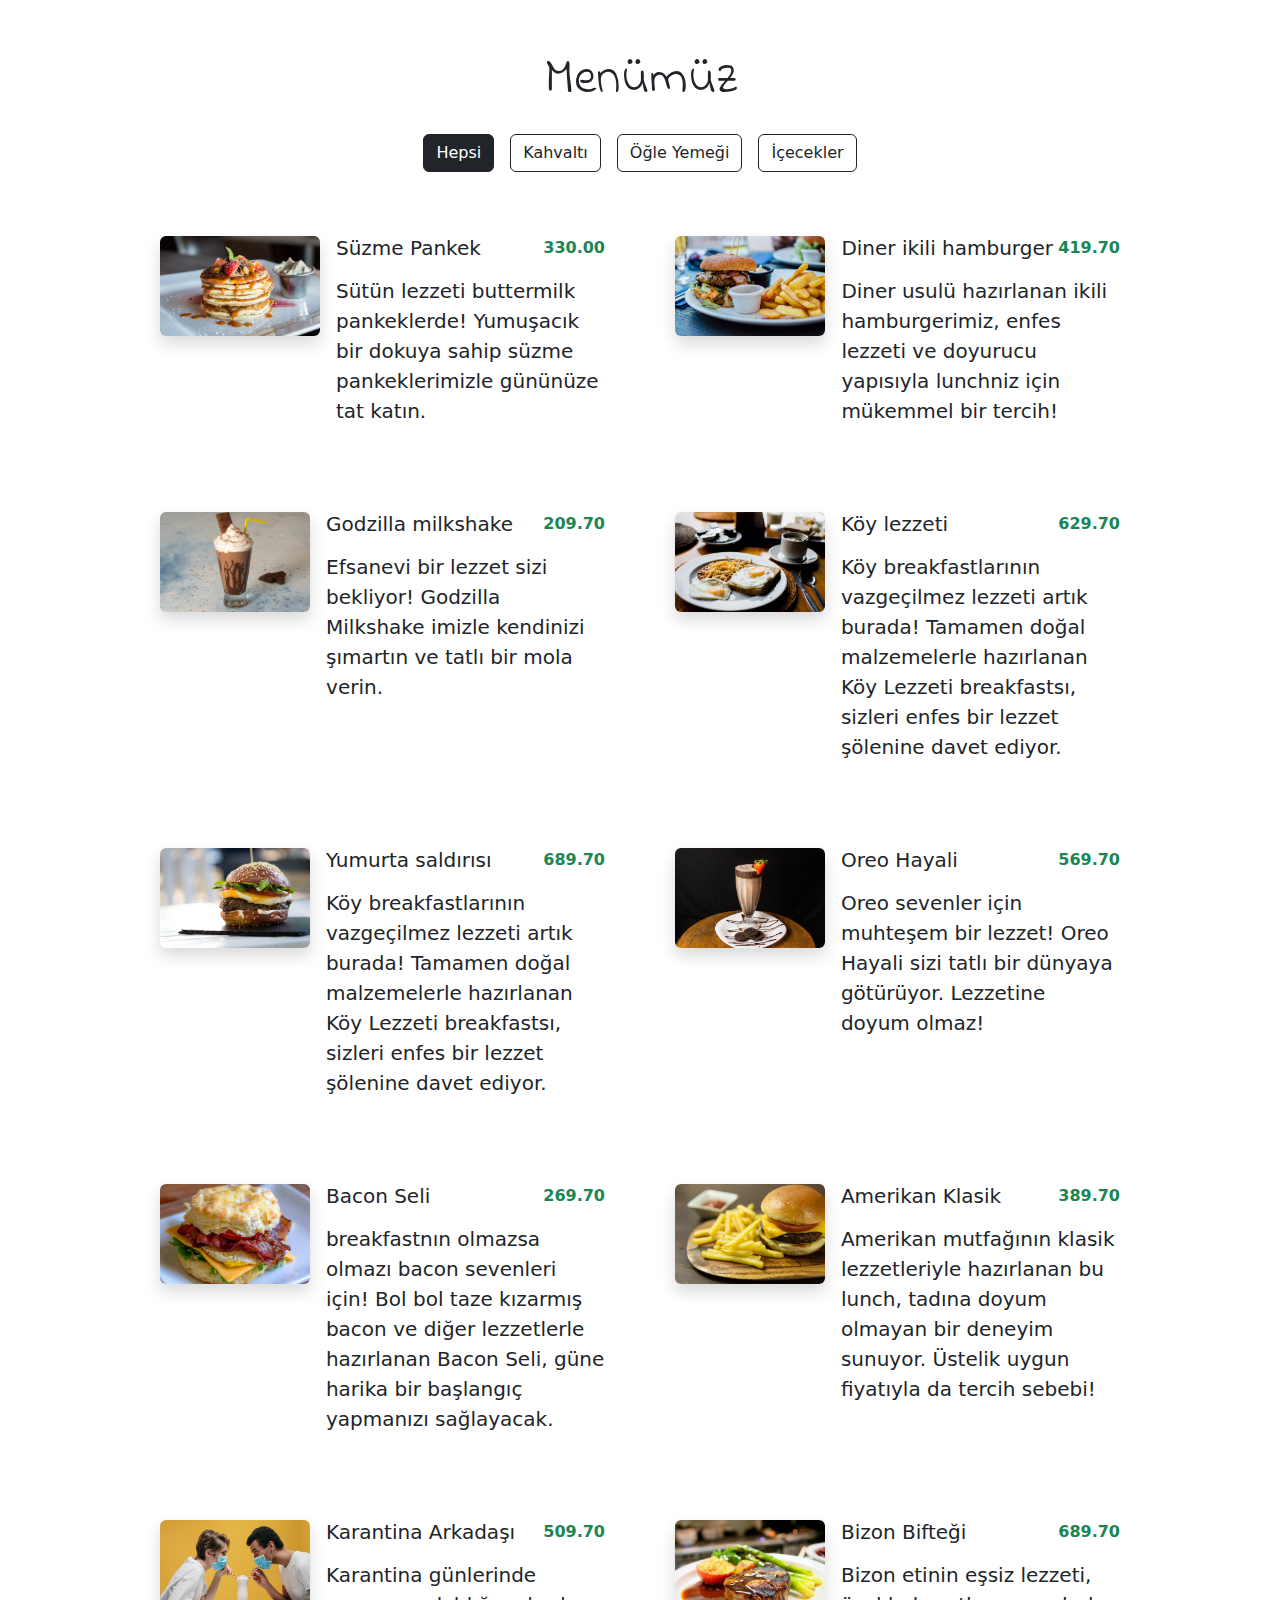
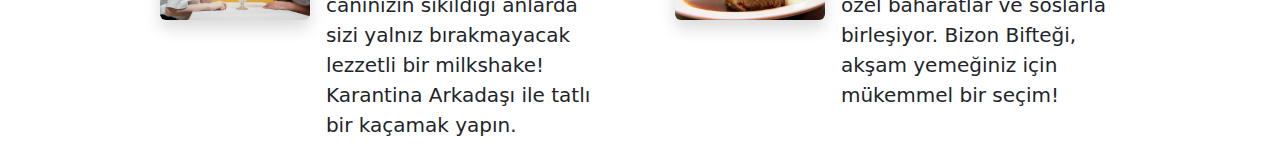
<file: index.html>
<!DOCTYPE html>
<html lang="en">
  <head>
    <meta charset="UTF-8" />
    <meta name="viewport" content="width=device-width, initial-scale=1.0" />
    <title>QR Menu</title>
    <link
      rel="stylesheet"
      href="https://cdnjs.cloudflare.com/ajax/libs/bootstrap/5.3.2/css/bootstrap.min.css"
    />
    <link rel="stylesheet" href="style.css" />
  </head>
  <body>
    <!-- başlık -->
    <h1 class="heading">Menümüz</h1>

    <!-- butonlar -->
    <div id="buttons" class="d-flex justify-content-center gap-3 my-4">
      <!-- <button data-id="all" class="btn btn-outline-dark">Hepsi</button>
      <button data-id="breakfast" class="btn btn-outline-dark">Kahvaltı</button>
      <button data-id="lunch" class="btn btn-outline-dark">Öğle Yemeği</button>
      <button data-id="shakes" class="btn btn-outline-dark">İçecekler</button> -->
    </div>

    <!-- menü listesi -->
    <div id="menu-list">
      <!-- <a
        id="card"
        href="#"
        class="d-flex flex-column flex-md-row text-decoration-none text-dark gap-3"
      >
        <img class="rounded shadow img-fluid" src="images/item-1.jpeg" />

        <div>
          <div class="d-flex justify-content-between">
            <h5>Süzme Pankek</h5>
            <p class="text-success fw-bold">330.00₺</p>
          </div>
          <p class="lead">
            Sütün lezzeti buttermilk pankeklerde! Yumuşacık bir dokuya sahip
            süzme pankeklerimizle gününüze tat katın.
          </p>
        </div>
      </a> -->
    </div>

    <!--  js bağlama -->
    <script type="module" src="main.js"></script>
  </body>
</html>
</file>
<file: style.css>
@import url("https://fonts.googleapis.com/css2?family=Indie+Flower&family=Poppins:wght@100;200;300;400;500;600;700;800;900&display=swap");

body {
  font: "poppins";
}

.heading {
  font-family: "indie flower";
  text-align: center;
  margin-top: 50px;
  font-size: 50px;
}

#menu-list {
  display: grid;
  padding: 40px 160px 0;
  justify-content: center;
  grid-template-columns: repeat(auto-fit, minmax(400px, 1fr));
  gap: 70px;
}

#card img {
  width: 160px;
  height: 100px;
  object-fit: cover;
}

@media (max-width: 769px) {
  #card {
    max-width: 400px;
  }

  #card img {
    width: 100%;
    height: 240px;
  }
}
</file>
